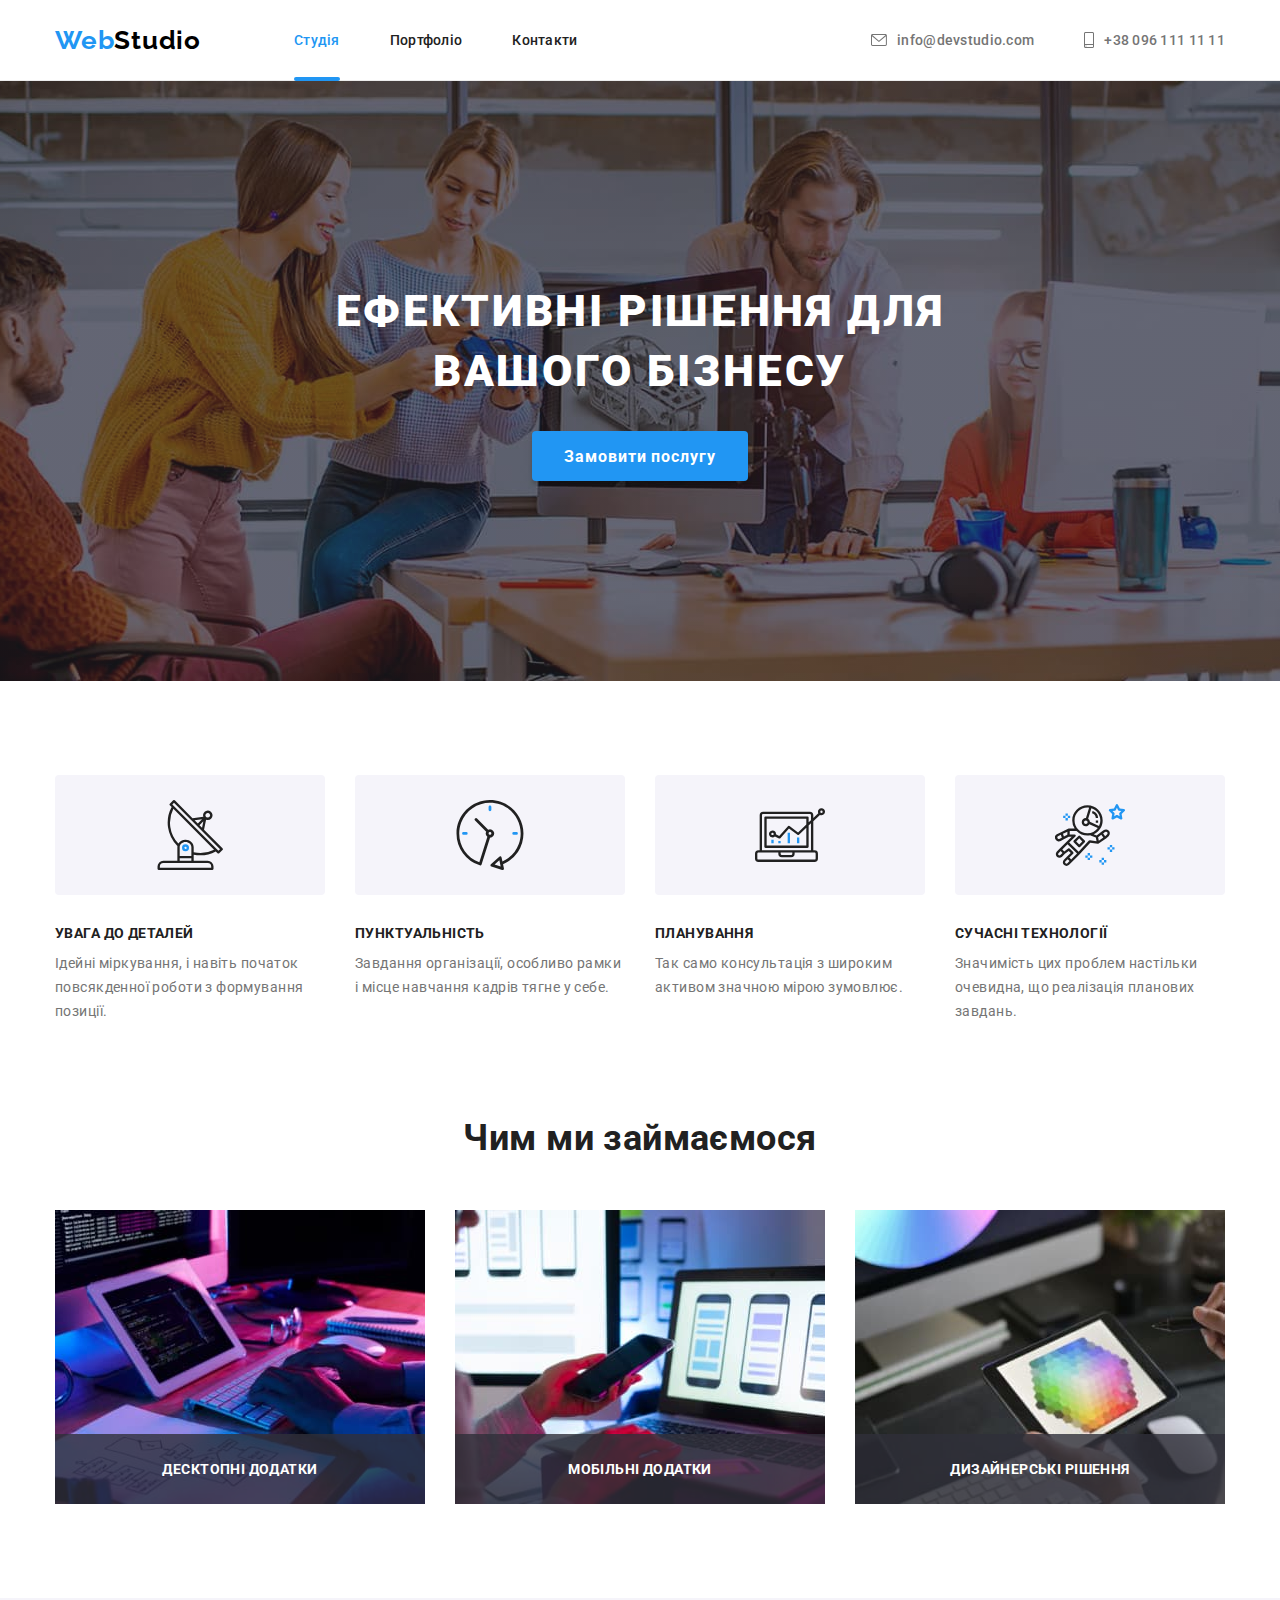
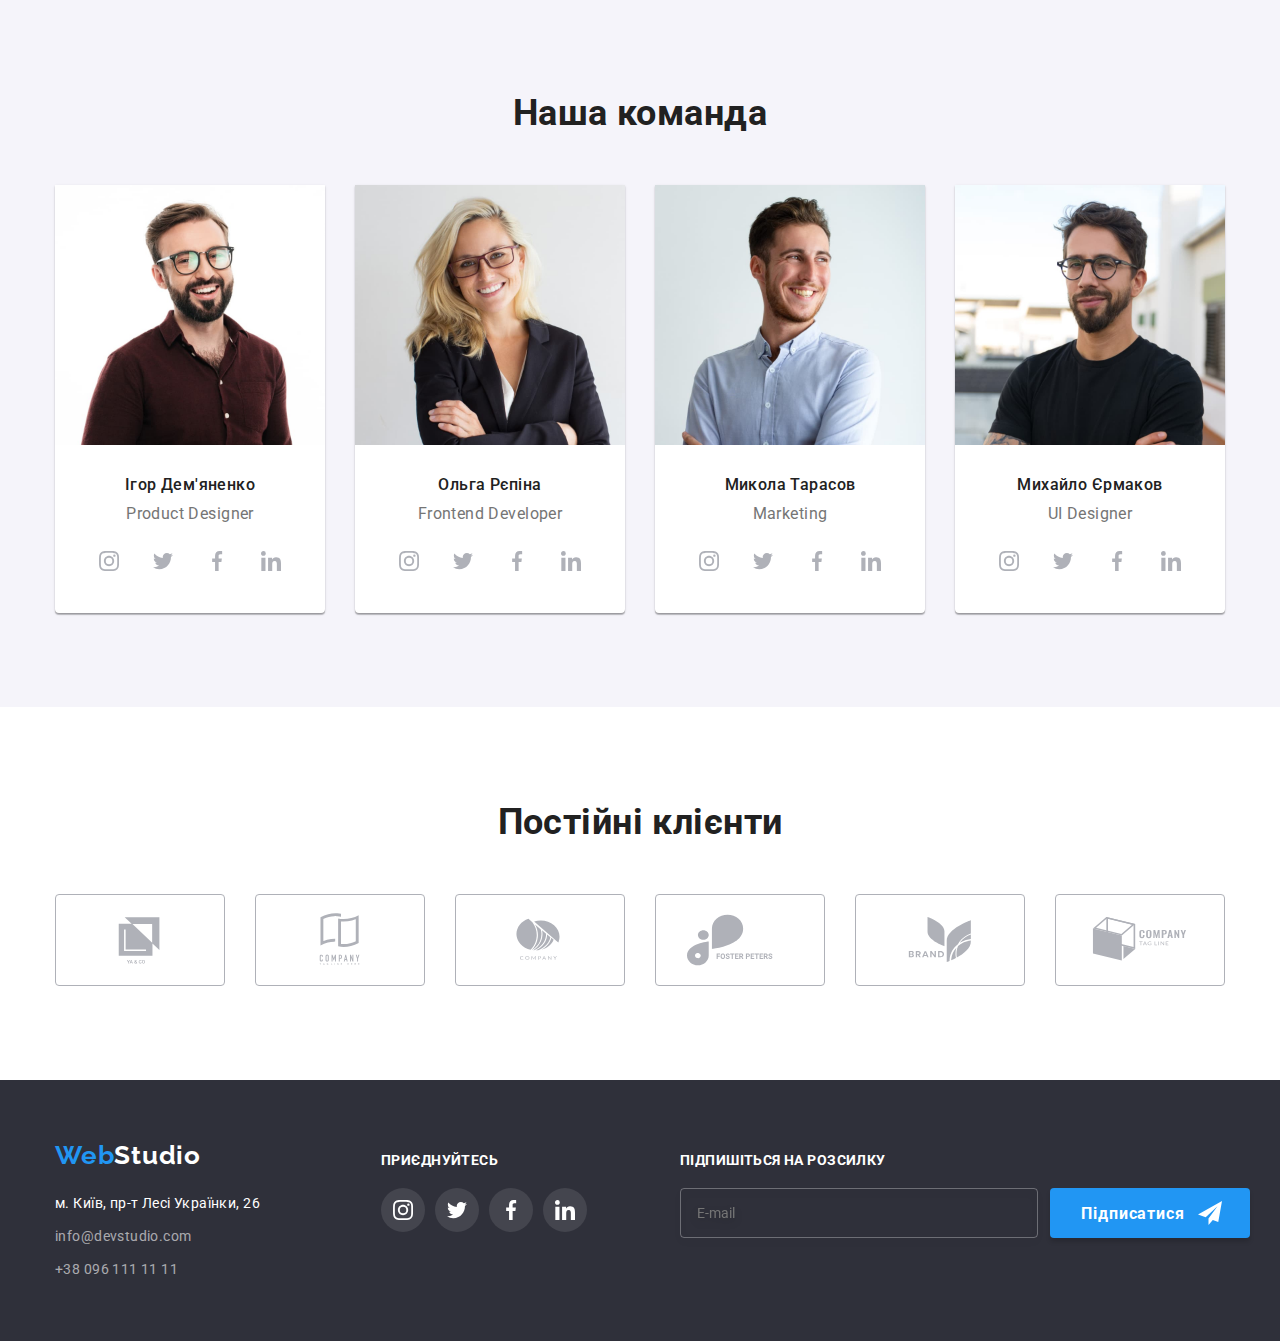
<file: index.html>
<!DOCTYPE html>
<html lang="uk">
	<head>
		<meta charset="UTF-8" />
		<meta http-equiv="X-UA-Compatible" content="IE=edge" />
		<meta name="viewport" content="width=device-width, initial-scale=1.0" />
		<title>WebStudio</title>
		<link rel="preconnect" href="https://fonts.googleapis.com" />
		<link rel="preconnect" href="https://fonts.gstatic.com" crossorigin />
		<link
			href="https://fonts.googleapis.com/css2?family=Raleway:wght@700&family=Roboto:wght@400;500;700;900&display=swap"
			rel="stylesheet"
		/>
		<link rel="stylesheet" href="https://cdn.jsdelivr.net/npm/modern-normalize@1.1.0/modern-normalize.min.css" />
		<link rel="stylesheet" href="./css/main.min.css" />
	</head>

	<body>
		<!-- Section Page-header -->
		<header class="page-header">
			<div class="container header-flex">
				<nav class="main-nav">
					<!-- prettier-ignore -->
					<a href="./index.html" class="logo"><span class="logo-web">Web</span>Studio
				</a>
					<ul class="main-nav__list list">
						<li class="main-nav__item">
							<a href="./index.html" class="main-nav__link--current link">Студія</a>
						</li>
						<li class="main-nav__item">
							<a href="./portfolio.html" class="main-nav__link link">Портфоліо</a>
						</li>
						<li class="main-nav__item"><a href="" class="main-nav__link link">Контакти</a></li>
					</ul>
				</nav>
				<div class="header__contacts">
					<a href="mailto:info@devstudio.com" class="header__contact link">
						<svg width="16" height="12" class="header__icon">
							<use href="./images/icons.svg#envelope"></use>
						</svg>
						info@devstudio.com
					</a>
					<a href="tel:380961111111" class="header__contact link">
						<svg width="10" height="16" class="header__icon">
							<use href="./images/icons.svg#smartphone"></use>
						</svg>
						+38 096 111 11 11
					</a>
				</div>
			</div>
		</header>
		<main>
			<!-- Section Hero -->
			<section class="hero">
				<div class="container">
					<h1 class="header">
						Ефективні рішення для
						<br />
						вашого бізнесу
					</h1>
					<button type="button" class="button hero__btn" data-modal-open>Замовити послугу</button>
				</div>
			</section>
			<!-- Section features -->
			<section class="features">
				<div class="container">
					<h2 class="visually-hidden">Особливості</h2>
					<ul class="list features__list">
						<li class="features__card">
							<div class="features__logo">
								<svg width="70" height="70">
									<use href="./images/icons.svg#antenna"></use>
								</svg>
							</div>
							<h3 class="features__subheader">Увага до деталей</h3>
							<p class="features__text">
								Ідейні міркування, і навіть початок повсякденної роботи з формування позиції.
							</p>
						</li>
						<li class="features__card">
							<div class="features__logo">
								<svg width="70" height="70">
									<use href="./images/icons.svg#clock"></use>
								</svg>
							</div>
							<h3 class="features__subheader">Пунктуальність</h3>
							<p class="features__text">Завдання організації, особливо рамки і місце навчання кадрів тягне у себе.</p>
						</li>
						<li class="features__card">
							<div class="features__logo">
								<svg width="70" height="70">
									<use href="./images/icons.svg#diagram"></use>
								</svg>
							</div>
							<h3 class="features__subheader">Планування</h3>
							<p class="features__text">Так само консультація з широким активом значною мірою зумовлює.</p>
						</li>
						<li class="features__card">
							<div class="features__logo">
								<svg width="70" height="70">
									<use href="./images/icons.svg#astronaut"></use>
								</svg>
							</div>
							<h3 class="features__subheader">Сучасні технології</h3>
							<p class="features__text">Значимість цих проблем настільки очевидна, що реалізація планових завдань.</p>
						</li>
					</ul>
				</div>
			</section>

			<!-- Section Works -->
			<section class="works">
				<div class="container">
					<h2 class="section__header">Чим ми займаємося</h2>
					<ul class="list works__list">
						<li class="works__item">
							<img src="./images/img-1.jpg" alt="Планування" width="370" />
							<div class="works__overlay">
								<p class="works__text">Десктопні додатки</p>
							</div>
						</li>
						<li class="works__item">
							<img src="./images/img-2.jpg" alt="Розробка" width="370" />
							<div class="works__overlay">
								<p class="works__text">Мобільні додатки</p>
							</div>
						</li>
						<li class="works__item">
							<img src="./images/img-3.jpg" alt="Дизайн" width="370" />
							<div class="works__overlay">
								<p class="works__text">Дизайнерські рішення</p>
							</div>
						</li>
					</ul>
				</div>
			</section>
			<!-- Section Team -->
			<section class="team">
				<div class="container">
					<h2 class="section__header">Наша команда</h2>
					<ul class="list team__list">
						<li class="team__card">
							<img src="./images/team-1.jpg" alt="Ігор Дем'яненко" width="270" />
							<div class="team__about">
								<h3 class="team__member">Ігор Дем'яненко</h3>
								<p class="team__job">Product Designer</p>
								<ul class="list social">
									<li>
										<a
											class="social__link link"
											href="https://www.instagram.com/"
											aria-label="Іконка Instagram"
											target="_blank"
											rel="noopener noreferrer nofollow"
										>
											<svg class="social__icon" width="20" height="20">
												<use href="./images/icons.svg#instagram"></use>
											</svg>
										</a>
									</li>
									<li>
										<a
											class="social__link link"
											href="https://twitter.com/"
											aria-label="Іконка Twitter"
											target="_blank"
											rel="noopener noreferrer nofollow"
										>
											<svg class="social__icon" width="20" height="20">
												<use href="./images/icons.svg#twitter"></use>
											</svg>
										</a>
									</li>
									<li>
										<a
											class="social__link link"
											href="https://www.facebook.com/"
											aria-label="Іконка Facebook"
											target="_blank"
											rel="noopener noreferrer nofollow"
										>
											<svg class="social__icon" width="20" height="20">
												<use href="./images/icons.svg#facebook"></use>
											</svg>
										</a>
									</li>
									<li>
										<a
											class="social__link link"
											href="https://ua.linkedin.com/"
											aria-label="Іконка Linkedin"
											target="_blank"
											rel="noopener noreferrer nofollow"
										>
											<svg class="social__icon" width="20" height="20">
												<use href="./images/icons.svg#linkedin"></use>
											</svg>
										</a>
									</li>
								</ul>
							</div>
						</li>
						<li class="team__card">
							<img src="./images/team-2.jpg" alt="Ольга Рєпіна" width="270" />
							<div class="team__about">
								<h3 class="team__member">Ольга Рєпіна</h3>
								<p class="team__job">Frontend Developer</p>
								<ul class="list social">
									<li>
										<a
											class="social__link link"
											href="https://www.instagram.com/"
											aria-label="Іконка Instagram"
											target="_blank"
											rel="noopener noreferrer nofollow"
										>
											<svg class="social__icon" width="20" height="20">
												<use href="./images/icons.svg#instagram"></use>
											</svg>
										</a>
									</li>
									<li>
										<a
											class="social__link link"
											href="https://twitter.com/"
											aria-label="Іконка Twitter"
											target="_blank"
											rel="noopener noreferrer nofollow"
										>
											<svg class="social__icon" width="20" height="20">
												<use href="./images/icons.svg#twitter"></use>
											</svg>
										</a>
									</li>
									<li>
										<a
											class="social__link link"
											href="https://www.facebook.com/"
											aria-label="Іконка Facebook"
											target="_blank"
											rel="noopener noreferrer nofollow"
										>
											<svg class="social__icon" width="20" height="20">
												<use href="./images/icons.svg#facebook"></use>
											</svg>
										</a>
									</li>
									<li>
										<a
											class="social__link link"
											href="https://ua.linkedin.com/"
											aria-label="Іконка Linkedin"
											target="_blank"
											rel="noopener noreferrer nofollow"
										>
											<svg class="social__icon" width="20" height="20">
												<use href="./images/icons.svg#linkedin"></use>
											</svg>
										</a>
									</li>
								</ul>
							</div>
						</li>
						<li class="team__card">
							<img src="./images/team-3.jpg" alt="Микола Тарасов" width="270" />
							<div class="team__about">
								<h3 class="team__member">Микола Тарасов</h3>
								<p class="team__job">Marketing</p>
								<ul class="list social">
									<li>
										<a
											class="social__link link"
											href="https://www.instagram.com/"
											aria-label="Іконка Instagram"
											target="_blank"
											rel="noopener noreferrer nofollow"
										>
											<svg class="social__icon" width="20" height="20">
												<use href="./images/icons.svg#instagram"></use>
											</svg>
										</a>
									</li>
									<li>
										<a
											class="social__link link"
											href="https://twitter.com/"
											aria-label="Іконка Twitter"
											target="_blank"
											rel="noopener noreferrer nofollow"
										>
											<svg class="social__icon" width="20" height="20">
												<use href="./images/icons.svg#twitter"></use>
											</svg>
										</a>
									</li>
									<li>
										<a
											class="social__link link"
											href="https://www.facebook.com/"
											aria-label="Іконка Facebook"
											target="_blank"
											rel="noopener noreferrer nofollow"
										>
											<svg class="social__icon" width="20" height="20">
												<use href="./images/icons.svg#facebook"></use>
											</svg>
										</a>
									</li>
									<li>
										<a
											class="social__link link"
											href="https://ua.linkedin.com/"
											aria-label="Іконка Linkedin"
											target="_blank"
											rel="noopener noreferrer nofollow"
										>
											<svg class="social__icon" width="20" height="20">
												<use href="./images/icons.svg#linkedin"></use>
											</svg>
										</a>
									</li>
								</ul>
							</div>
						</li>
						<li class="team__card">
							<img src="./images/team-4.jpg" alt="Михайло Єрмаков" width="270" />
							<div class="team__about">
								<h3 class="team__member">Михайло Єрмаков</h3>
								<p class="team__job">UI Designer</p>
								<ul class="list social">
									<li>
										<a
											class="social__link link"
											href="https://www.instagram.com/"
											aria-label="Іконка Instagram"
											target="_blank"
											rel="noopener noreferrer nofollow"
										>
											<svg class="social__icon" width="20" height="20">
												<use href="./images/icons.svg#instagram"></use>
											</svg>
										</a>
									</li>
									<li>
										<a
											class="social__link link"
											href="https://twitter.com/"
											aria-label="Іконка Twitter"
											target="_blank"
											rel="noopener noreferrer nofollow"
										>
											<svg class="social__icon" width="20" height="20">
												<use href="./images/icons.svg#twitter"></use>
											</svg>
										</a>
									</li>
									<li>
										<a
											class="social__link link"
											href="https://www.facebook.com/"
											aria-label="Іконка Facebook"
											target="_blank"
											rel="noopener noreferrer nofollow"
										>
											<svg class="social__icon" width="20" height="20">
												<use href="./images/icons.svg#facebook"></use>
											</svg>
										</a>
									</li>
									<li>
										<a
											class="social__link link"
											href="https://ua.linkedin.com/"
											aria-label="Іконка Linkedin"
											target="_blank"
											rel="noopener noreferrer nofollow"
										>
											<svg class="social__icon" width="20" height="20">
												<use href="./images/icons.svg#linkedin"></use>
											</svg>
										</a>
									</li>
								</ul>
							</div>
						</li>
					</ul>
				</div>
			</section>
			<!-- Section Clients -->
			<section class="clients">
				<div class="container">
					<h2 class="section__header">Постійні клієнти</h2>
					<ul class="list clients-list">
						<li class="client">
							<a class="link client-link" href="">
								<svg class="client-logo" width="106" height="60">
									<use href="./images/icons.svg#client-1"></use>
								</svg>
							</a>
						</li>
						<li class="client">
							<a class="link client-link" href="">
								<svg class="client-logo" width="106" height="60">
									<use href="./images/icons.svg#client-2"></use>
								</svg>
							</a>
						</li>
						<li class="client">
							<a class="link client-link" href="">
								<svg class="client-logo" width="106" height="60">
									<use href="./images/icons.svg#client-3"></use>
								</svg>
							</a>
						</li>
						<li class="client">
							<a class="link client-link" href="">
								<svg class="client-logo" width="106" height="60">
									<use href="./images/icons.svg#client-4"></use>
								</svg>
							</a>
						</li>
						<li class="client">
							<a class="link client-link" href="">
								<svg class="client-logo" width="106" height="60">
									<use href="./images/icons.svg#client-5"></use>
								</svg>
							</a>
						</li>
						<li class="client">
							<a class="link client-link" href="">
								<svg class="client-logo" width="106" height="60">
									<use href="./images/icons.svg#client-6"></use>
								</svg>
							</a>
						</li>
					</ul>
				</div>
			</section>
		</main>
		<!-- Section footer -->
		<footer class="site-footer">
			<div class="container site-footer__container">
				<div class="container-adress">
					<!-- prettier-ignore -->
					<a href="./index.html" class="logo site-footer-logo"><span class="logo-web">Web</span>Studio</a>
					<address class="address">
						<a
							href="https://goo.gl/maps/S7qXXixfhNyc4wEfA"
							class="site-footer__link site-footer__address"
							target="_blank"
							rel="noopener noreferrer nofollow"
						>
							м. Київ, пр-т Лесі Українки, 26
						</a>
						<a href="mailto:info@devstudio.com" class="site-footer__contact link">info@devstudio.com</a>
						<a href="tel:380961111111" class="site-footer__contact link">+38 096 111 11 11</a>
					</address>
				</div>
				<div class="socials">
					<h2 class="socials__title">Приєднуйтесь</h2>
					<ul class="list socials__list">
						<li>
							<a
								class="socials__link link"
								href="https://www.instagram.com/"
								aria-label="Іконка Instagram"
								target="_blank"
								rel="noopener noreferrer nofollow"
							>
								<svg class="socials__icon" width="20" height="20">
									<use href="./images/icons.svg#instagram"></use>
								</svg>
							</a>
						</li>
						<li>
							<a
								class="socials__link link"
								href="https://twitter.com/"
								aria-label="Іконка Twitter"
								target="_blank"
								rel="noopener noreferrer nofollow"
							>
								<svg class="socials__icon" width="20" height="20">
									<use href="./images/icons.svg#twitter"></use>
								</svg>
							</a>
						</li>
						<li>
							<a
								class="socials__link link"
								href="https://www.facebook.com/"
								aria-label="Іконка Facebook"
								target="_blank"
								rel="noopener noreferrer nofollow"
							>
								<svg class="socials__icon" width="20" height="20">
									<use href="./images/icons.svg#facebook"></use>
								</svg>
							</a>
						</li>
						<li>
							<a
								class="socials__link link"
								href="https://ua.linkedin.com/"
								aria-label="Іконка Linkedin"
								target="_blank"
								rel="noopener noreferrer nofollow"
							>
								<svg class="socials__icon" width="20" height="20">
									<use href="./images/icons.svg#linkedin"></use>
								</svg>
							</a>
						</li>
					</ul>
				</div>
				<div class="container-subscribe">
					<h2 class="subscribe-title">Підпишіться на розсилку</h2>
					<form name="form_subscribe" class="form-subscribe">
						<label class="subscribe-label" for="email"></label>
						<input type="email" class="subscribe-field" name="email" id="email" placeholder="E-mail" required />
						<button type="submit" class="button subscribe-btn">Підписатися</button>
						<svg class="send-icon" width="24" height="24">
							<use href="./images/icons.svg#send"></use>
						</svg>
					</form>
				</div>
			</div>
		</footer>

		<!-- Modal window -->
		<div class="backdrop is-hidden" data-modal>
			<div class="modal">
				<button class="modal-btn" data-modal-close>
					<svg class="modal-icon" width="11" height="11">
						<use href="./images/icons.svg#icon-close"></use>
					</svg>
				</button>
				<p class="modal-title">Залиште свої дані, ми вам передзвонимо</p>
				<form name="modal_form" class="modal-form">
					<div class="modal-form-group" role="group">
						<label class="modal-form-label" for="user_name">Ім'я</label>
						<div class="modal-form-wrapper">
							<input type="text" class="modal-form-field" name="user_name" id="user_name" required />
							<svg class="modal-form-icon" width="18" height="18">
								<use href="./images/icons.svg#person"></use>
							</svg>
						</div>
						<label class="modal-form-label" for="user_tel">Телефон</label>
						<div class="modal-form-wrapper">
							<input type="tel" class="modal-form-field" name="user_tel" id="user_tel" required />
							<svg class="modal-form-icon" width="18" height="18">
								<use href="./images/icons.svg#phone"></use>
							</svg>
						</div>
						<label class="modal-form-label" for="user_email">Пошта</label>
						<div class="modal-form-wrapper">
							<input type="email" class="modal-form-field" name="user_email" id="user_email" required />
							<svg class="modal-form-icon" width="18" height="18">
								<use href="./images/icons.svg#email"></use>
							</svg>
						</div>
						<label class="modal-form-label" for="user_message">Коментар</label>
						<textarea
							class="modal-form-message"
							name="user_message"
							id="user_message"
							placeholder="Введіть текст"
							rows="6"
						></textarea>
					</div>
					<div class="modal-form-agree" role="group">
						<label class="agree-label">
							<input class="modal-form-checkbox visually-hidden" type="checkbox" required />
							<svg class="modal-form-agree-icon" width="16" height="15">
								<use class="uncheck" href="./images/icons.svg#uncheck"></use>
								<use class="check" href="./images/icons.svg#check"></use>
							</svg>
							Погоджуюся з розсилкою та приймаю
							<a href="" class="agree-link">Умови договору</a>
						</label>
					</div>
					<button class="button modal-form-btn" type="submit">Відправити</button>
				</form>
			</div>
		</div>

		<script src="./js/modal.js"></script>
	</body>
</html>
</file>
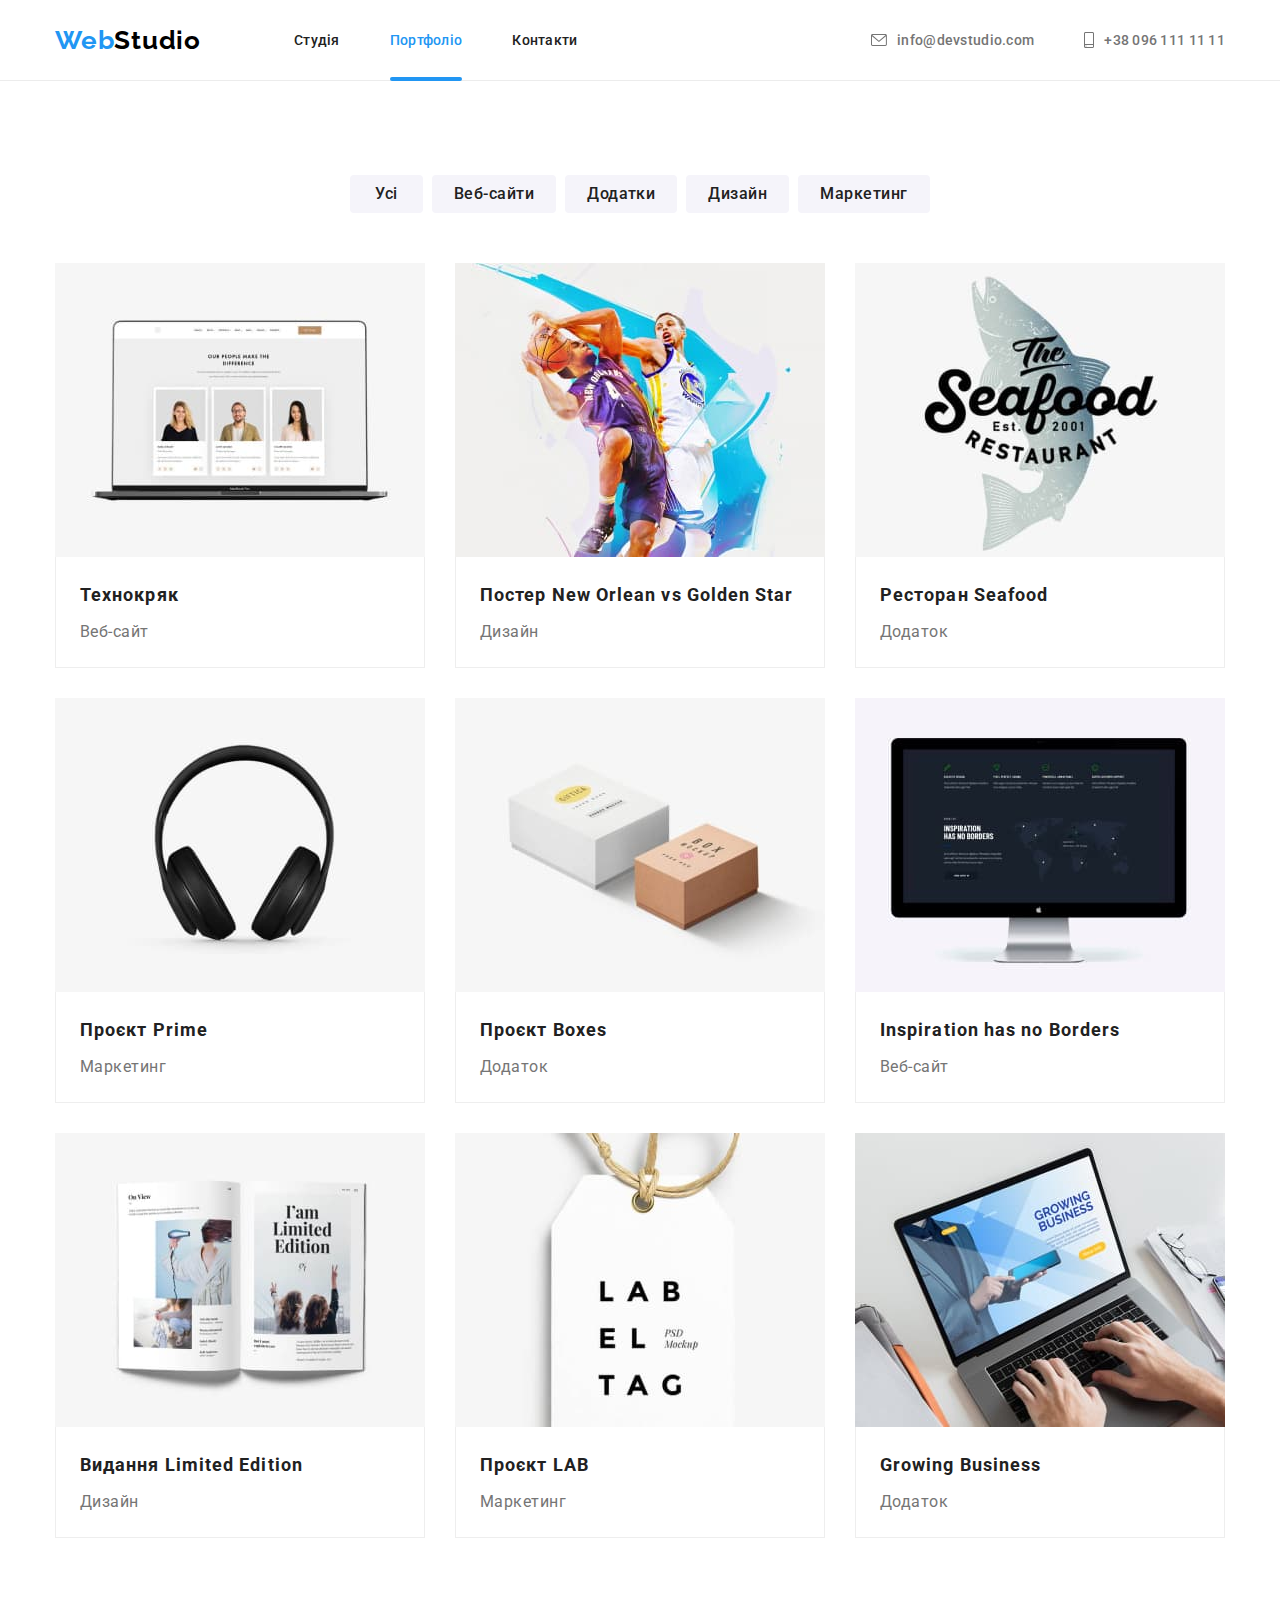
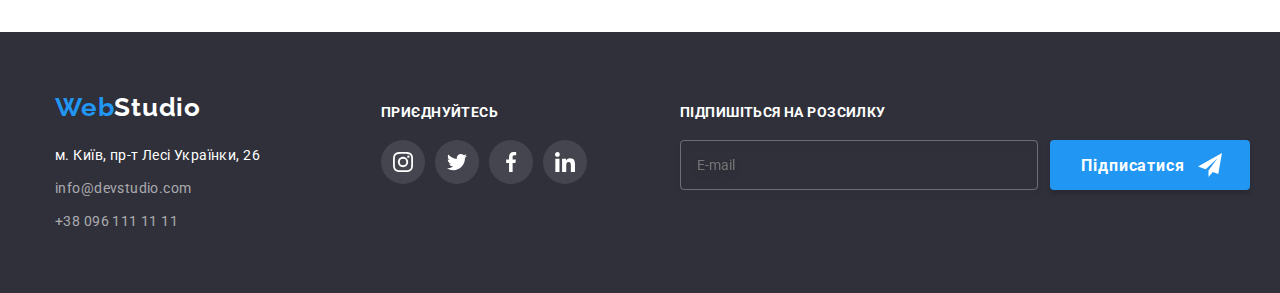
<file: portfolio.html>
<!DOCTYPE html>
<html lang="uk">
	<head>
		<meta charset="UTF-8" />
		<meta http-equiv="X-UA-Compatible" content="IE=edge" />
		<meta name="viewport" content="width=device-width, initial-scale=1.0" />
		<title>WebStudio</title>
		<link rel="preconnect" href="https://fonts.googleapis.com" />
		<link rel="preconnect" href="https://fonts.gstatic.com" crossorigin />
		<link
			href="https://fonts.googleapis.com/css2?family=Raleway:wght@700&family=Roboto:wght@400;500;700;900&display=swap"
			rel="stylesheet"
		/>
		<link rel="stylesheet" href="https://cdn.jsdelivr.net/npm/modern-normalize@1.1.0/modern-normalize.min.css" />
		<link rel="stylesheet" href="./css/main.min.css" />
	</head>
	<body>
		<header class="page-header">
			<div class="container header-flex">
				<nav class="main-nav">
					<!-- prettier-ignore -->
					<a href="./index.html" class="logo"><span class="logo-web">Web</span>Studio
				</a>
					<ul class="main-nav__list list">
						<li class="main-nav__item">
							<a href="./index.html" class="main-nav__link link">Студія</a>
						</li>
						<li class="main-nav__item">
							<a href="./portfolio.html" class="main-nav__link--current link">Портфоліо</a>
						</li>
						<li class="main-nav__item"><a href="" class="main-nav__link link">Контакти</a></li>
					</ul>
				</nav>
				<div class="header__contacts">
					<a href="mailto:info@devstudio.com" class="header__contact link">
						<svg width="16" height="12" class="header__icon">
							<use href="./images/icons.svg#envelope"></use>
						</svg>
						info@devstudio.com
					</a>
					<a href="tel:380961111111" class="header__contact link">
						<svg width="10" height="16" class="header__icon">
							<use href="./images/icons.svg#smartphone"></use>
						</svg>
						+38 096 111 11 11
					</a>
				</div>
			</div>
		</header>
		<main>
			<section class="portfolio">
				<div class="container">
					<h1 class="visually-hidden portfolio">Портфоліо</h1>
					<ul class="list btn-group">
						<li><button type="button" class="btn btn-first">Усі</button></li>
						<li><button type="button" class="btn">Веб-сайти</button></li>
						<li><button type="button" class="btn">Додатки</button></li>
						<li><button type="button" class="btn">Дизайн</button></li>
						<li><button type="button" class="btn">Маркетинг</button></li>
					</ul>
					<ul class="list cards">
						<li class="card">
							<a href="" class="link">
								<div class="card-thumb">
									<img src="./images/portfolio-1.jpg" alt="Технокряк" height="294" width="370" />
									<div class="card-overlay">
										<p class="card-overlay-text">
											Ресурс пропонує комплексні пропозиції з різним рівнем функціоналу та сервісів. Все це дозволить
											відвідувачу отримати вичерпні відомості про компанію чи приватну особу.
										</p>
									</div>
								</div>
								<div class="text">
									<h2 class="card-header">Технокряк</h2>
									<p class="discription">Веб-сайт</p>
								</div>
							</a>
						</li>
						<li class="card">
							<a href="" class="link">
								<div class="card-thumb">
									<img src="./images/portfolio-2.jpg" alt="Постер" height="294" width="370" />
									<div class="card-overlay">
										<p class="card-overlay-text">
											Ресурс пропонує комплексні пропозиції з різним рівнем функціоналу та сервісів. Все це дозволить
											відвідувачу отримати вичерпні відомості про компанію чи приватну особу.
										</p>
									</div>
								</div>
								<div class="text">
									<h2 class="card-header">Постер New Orlean vs Golden Star</h2>
									<p class="discription">Дизайн</p>
								</div>
							</a>
						</li>
						<li class="card">
							<a href="" class="link">
								<div class="card-thumb">
									<img src="./images/portfolio-3.jpg" alt="Ресторан" height="294" width="370" />
									<div class="card-overlay">
										<p class="card-overlay-text">
											Ресурс пропонує комплексні пропозиції з різним рівнем функціоналу та сервісів. Все це дозволить
											відвідувачу отримати вичерпні відомості про компанію чи приватну особу.
										</p>
									</div>
								</div>
								<div class="text">
									<h2 class="card-header">Ресторан Seafood</h2>
									<p class="discription">Додаток</p>
								</div>
							</a>
						</li>
						<li class="card">
							<a href="" class="link">
								<div class="card-thumb">
									<img src="./images/portfolio-4.jpg" alt="Навушники" height="294" width="370" />
									<div class="card-overlay">
										<p class="card-overlay-text">
											Ресурс пропонує комплексні пропозиції з різним рівнем функціоналу та сервісів. Все це дозволить
											відвідувачу отримати вичерпні відомості про компанію чи приватну особу.
										</p>
									</div>
								</div>
								<div class="text">
									<h2 class="card-header">Проєкт Prime</h2>
									<p class="discription">Маркетинг</p>
								</div>
							</a>
						</li>
						<li class="card">
							<a href="" class="link">
								<div class="card-thumb">
									<img src="./images/portfolio-5.jpg" alt="Коробки" height="294" width="370" />
									<div class="card-overlay">
										<p class="card-overlay-text">
											Ресурс пропонує комплексні пропозиції з різним рівнем функціоналу та сервісів. Все це дозволить
											відвідувачу отримати вичерпні відомості про компанію чи приватну особу.
										</p>
									</div>
								</div>
								<div class="text">
									<h2 class="card-header">Проєкт Boxes</h2>
									<p class="discription">Додаток</p>
								</div>
							</a>
						</li>
						<li class="card">
							<a href="" class="link">
								<div class="card-thumb">
									<img src="./images/portfolio-6.jpg" alt="Веб-сайт" height="294" width="370" />
									<div class="card-overlay">
										<p class="card-overlay-text">
											Ресурс пропонує комплексні пропозиції з різним рівнем функціоналу та сервісів. Все це дозволить
											відвідувачу отримати вичерпні відомості про компанію чи приватну особу.
										</p>
									</div>
								</div>
								<div class="text">
									<h2 class="card-header">Inspiration has no Borders</h2>
									<p class="discription">Веб-сайт</p>
								</div>
							</a>
						</li>
						<li class="card">
							<a href="" class="link">
								<div class="card-thumb">
									<img src="./images/portfolio-7.jpg" alt="Книга" height="294" width="370" />
									<div class="card-overlay">
										<p class="card-overlay-text">
											Ресурс пропонує комплексні пропозиції з різним рівнем функціоналу та сервісів. Все це дозволить
											відвідувачу отримати вичерпні відомості про компанію чи приватну особу.
										</p>
									</div>
								</div>
								<div class="text">
									<h2 class="card-header">Видання Limited Edition</h2>
									<p class="discription">Дизайн</p>
								</div>
							</a>
						</li>
						<li class="card">
							<a href="" class="link">
								<div class="card-thumb">
									<img src="./images/portfolio-8.jpg" alt="Ярлик" height="294" width="370" />
									<div class="card-overlay">
										<p class="card-overlay-text">
											Ресурс пропонує комплексні пропозиції з різним рівнем функціоналу та сервісів. Все це дозволить
											відвідувачу отримати вичерпні відомості про компанію чи приватну особу.
										</p>
									</div>
								</div>
								<div class="text">
									<h2 class="card-header">Проєкт LAB</h2>
									<p class="discription">Маркетинг</p>
								</div>
							</a>
						</li>
						<li class="card">
							<a href="" class="link">
								<div class="card-thumb">
									<img src="./images/portfolio-9.jpg" alt="Ноутбук" height="294" width="370" />
									<div class="card-overlay">
										<p class="card-overlay-text">
											Ресурс пропонує комплексні пропозиції з різним рівнем функціоналу та сервісів. Все це дозволить
											відвідувачу отримати вичерпні відомості про компанію чи приватну особу.
										</p>
									</div>
								</div>
								<div class="text">
									<h2 class="card-header">Growing Business</h2>
									<p class="discription">Додаток</p>
								</div>
							</a>
						</li>
					</ul>
				</div>
			</section>
		</main>
		<footer class="site-footer">
			<div class="container site-footer__container">
				<div class="container-adress">
					<!-- prettier-ignore -->
					<a href="./index.html" class="logo site-footer-logo"><span class="logo-web">Web</span>Studio</a>
					<address class="address">
						<a
							href="https://goo.gl/maps/S7qXXixfhNyc4wEfA"
							class="site-footer__link site-footer__address"
							target="_blank"
							rel="noopener noreferrer nofollow"
						>
							м. Київ, пр-т Лесі Українки, 26
						</a>
						<a href="mailto:info@devstudio.com" class="site-footer__contact link">info@devstudio.com</a>
						<a href="tel:380961111111" class="site-footer__contact link">+38 096 111 11 11</a>
					</address>
				</div>
				<div class="socials">
					<h2 class="socials__title">Приєднуйтесь</h2>
					<ul class="list socials__list">
						<li>
							<a
								class="socials__link link"
								href="https://www.instagram.com/"
								aria-label="Іконка Instagram"
								target="_blank"
								rel="noopener noreferrer nofollow"
							>
								<svg class="socials__icon" width="20" height="20">
									<use href="./images/icons.svg#instagram"></use>
								</svg>
							</a>
						</li>
						<li>
							<a
								class="socials__link link"
								href="https://twitter.com/"
								aria-label="Іконка Twitter"
								target="_blank"
								rel="noopener noreferrer nofollow"
							>
								<svg class="socials__icon" width="20" height="20">
									<use href="./images/icons.svg#twitter"></use>
								</svg>
							</a>
						</li>
						<li>
							<a
								class="socials__link link"
								href="https://www.facebook.com/"
								aria-label="Іконка Facebook"
								target="_blank"
								rel="noopener noreferrer nofollow"
							>
								<svg class="socials__icon" width="20" height="20">
									<use href="./images/icons.svg#facebook"></use>
								</svg>
							</a>
						</li>
						<li>
							<a
								class="socials__link link"
								href="https://ua.linkedin.com/"
								aria-label="Іконка Linkedin"
								target="_blank"
								rel="noopener noreferrer nofollow"
							>
								<svg class="socials__icon" width="20" height="20">
									<use href="./images/icons.svg#linkedin"></use>
								</svg>
							</a>
						</li>
					</ul>
				</div>
				<div class="container-subscribe">
					<h2 class="subscribe-title">Підпишіться на розсилку</h2>
					<form name="form_subscribe" class="form-subscribe">
						<label class="subscribe-label" for="email"></label>
						<input type="email" class="subscribe-field" name="email" id="email" placeholder="E-mail" required />
						<button type="submit" class="button subscribe-btn">Підписатися</button>
						<svg class="send-icon" width="24" height="24">
							<use href="./images/icons.svg#send"></use>
						</svg>
					</form>
				</div>
			</div>
		</footer>
	</body>
</html>
</file>
<file: css/main.min.css>
:root{--accent-color: #2196f3;--active-button: #188ce8;--header-color: #212121;--main-text-color: #757575;--main-background: #ffffff;--secondary-backgound: #2f303a;--team-background: #f5f4fa;--animation-type: 250ms cubic-bezier(0.4, 0, 0.2, 1)}.visually-hidden{position:absolute;white-space:nowrap;width:1px;height:1px;overflow:hidden;border:0;padding:0;clip:rect(0 0 0 0);-webkit-clip-path:inset(50%);clip-path:inset(50%);margin:-1px}.portfolio,.clients,.team,.works,.features,.hero{padding-top:94px;padding-bottom:94px}body{font-family:"Roboto",sans-serif;font-size:14px;letter-spacing:.03em;color:var(--main-text-color);background-color:var(--main-background)}h1,h2,h3,h4,h5,h6,p{margin:0}.list{list-style:none;margin:0;padding:0}img{display:block;max-width:100%;height:auto}.link{text-decoration:none}.cards{display:-webkit-box;display:-ms-flexbox;display:flex;-ms-flex-wrap:wrap;flex-wrap:wrap;-webkit-box-pack:center;-ms-flex-pack:center;justify-content:center}.container{width:1200px;padding-left:15px;padding-right:15px;margin-top:0;margin-bottom:0;margin-left:auto;margin-right:auto}.section__header{font-size:36px;line-height:1.1944444444;text-align:center;color:var(--header-color);margin-bottom:50px}.button{font-family:inherit;font-weight:700;font-size:16px;line-height:1.875;-webkit-box-align:center;-ms-flex-align:center;align-items:center;text-align:center;letter-spacing:.06em;color:var(--main-background);background-color:var(--accent-color);-webkit-box-shadow:0px 4px 4px rgba(0,0,0,.15);box-shadow:0px 4px 4px rgba(0,0,0,.15);border:1px solid rgba(0,0,0,0);border-radius:4px;cursor:pointer;-webkit-transition:background-color var(--animation-type);transition:background-color var(--animation-type)}.button:hover,.button:focus{background:var(--active-button)}.logo{font-family:"Raleway",sans-serif;font-style:normal;font-weight:700;font-size:26px;text-decoration:none;line-height:1.1923076923;letter-spacing:.03em;color:#000}.logo-web{color:var(--accent-color)}.page-header{border-bottom:1px solid #ececec}.header-flex{display:-webkit-box;display:-ms-flexbox;display:flex;-webkit-box-align:center;-ms-flex-align:center;align-items:center}.header__contacts{display:-webkit-box;display:-ms-flexbox;display:flex;margin-left:auto}.header__contact{display:-webkit-box;display:-ms-flexbox;display:flex;-webkit-box-align:center;-ms-flex-align:center;align-items:center;-webkit-box-pack:center;-ms-flex-pack:center;justify-content:center;gap:10px;padding-top:32px;padding-bottom:32px;color:var(--main-text-color);font-weight:500;line-height:1.1428571429;letter-spacing:.02em;-webkit-transition:color var(--animation-type);transition:color var(--animation-type)}.header__contact:hover,.header__contact:focus{color:var(--accent-color)}.header__contacts .header__contact+.header__contact{margin-left:50px}.header__icon{fill:currentColor}.main-nav{display:-webkit-box;display:-ms-flexbox;display:flex;-webkit-box-align:center;-ms-flex-align:center;align-items:center}.main-nav__list{display:-webkit-box;display:-ms-flexbox;display:flex;margin-left:93px;margin-right:auto}.main-nav__item:not(:last-child){margin-right:50px}.main-nav__link,.main-nav__link--current{display:block;color:var(--header-color);font-weight:500;line-height:1.1428571429;letter-spacing:.02em;padding-top:32px;padding-bottom:32px;-webkit-transition-property:color;transition-property:color;-webkit-transition-duration:250ms;transition-duration:250ms;-webkit-transition-timing-function:cubic-bezier(0.4, 0, 0.2, 1);transition-timing-function:cubic-bezier(0.4, 0, 0.2, 1)}.main-nav__link:hover,.main-nav__link--current:hover,.main-nav__link:focus,.main-nav__link--current:focus{color:var(--accent-color)}.main-nav__link--current{color:var(--accent-color);position:relative}.main-nav__link--current::after{content:"";display:block;position:absolute;bottom:-1px;left:0;width:100%;height:4px;border-radius:2px;background-color:var(--accent-color)}.hero{background-color:var(--secondary-backgound);background-image:-webkit-gradient(linear, left bottom, left top, from(rgba(47, 48, 58, 0.4)), to(rgba(47, 48, 58, 0.4))),url(../images/hero.jpg);background-image:linear-gradient(to top, rgba(47, 48, 58, 0.4), rgba(47, 48, 58, 0.4)),url(../images/hero.jpg);background-repeat:no-repeat;background-position:center;max-width:1600px;text-align:center;margin-left:auto;margin-right:auto;padding-top:200px;padding-bottom:200px}.hero .header{margin-bottom:30px;font-weight:900;font-size:44px;line-height:1.3636363636;letter-spacing:.06em;text-transform:uppercase;color:#fff}.hero__btn{min-width:216px;height:50px;padding:10px 31px}.features__list{display:-webkit-box;display:-ms-flexbox;display:flex}.features__logo{display:-webkit-box;display:-ms-flexbox;display:flex;-webkit-box-align:center;-ms-flex-align:center;align-items:center;-webkit-box-pack:center;-ms-flex-pack:center;justify-content:center;width:270px;height:120px;background-color:var(--team-background);margin-bottom:30px;border-radius:4px}.features__card{width:270px;margin-right:30px}.features__card:last-child{margin-right:0}.features__subheader{font-size:14px;line-height:1.1428571429;text-transform:uppercase;color:var(--header-color);margin-bottom:10px}.features__text{line-height:1.7142857143}.works{padding-top:0}.works__item{position:relative;margin-right:30px}.works__item:last-child{margin-right:0}.works__list{display:-webkit-box;display:-ms-flexbox;display:flex}.works__overlay{position:absolute;width:100%;bottom:0;padding-top:27px;padding-bottom:27px;background-color:rgba(47,48,58,.8)}.works__text{text-align:center;font-weight:700;line-height:1.1428571429;text-transform:uppercase;color:var(--main-background)}.team{background-color:var(--team-background)}.team__list{display:-webkit-box;display:-ms-flexbox;display:flex}.team__card{width:270px;margin-right:30px;background-color:var(--main-background);border-radius:0px 0px 4px 4px;-webkit-box-shadow:0px 1px 3px rgba(0,0,0,.12),0px 1px 1px rgba(0,0,0,.14),0px 2px 1px rgba(0,0,0,.2);box-shadow:0px 1px 3px rgba(0,0,0,.12),0px 1px 1px rgba(0,0,0,.14),0px 2px 1px rgba(0,0,0,.2)}.team__card:last-child{margin-right:0}.team__member{font-weight:500;font-size:16px;line-height:1.1875;text-align:center;color:var(--header-color);margin-bottom:10px}.team__job{font-weight:400;font-size:16px;line-height:1.1875;text-align:center;margin-bottom:16px}.team__about{padding-top:30px;padding-bottom:30px}.social{display:-webkit-box;display:-ms-flexbox;display:flex;-webkit-box-align:center;-ms-flex-align:center;align-items:center;-webkit-box-pack:center;-ms-flex-pack:center;justify-content:center;gap:10px}.social__link{display:-webkit-box;display:-ms-flexbox;display:flex;-webkit-box-align:center;-ms-flex-align:center;align-items:center;-webkit-box-pack:center;-ms-flex-pack:center;justify-content:center;width:44px;height:44px;color:#afb1b8;background-color:var(--main-background);border-radius:50%;-webkit-transition:color var(--animation-type),background-color var(--animation-type);transition:color var(--animation-type),background-color var(--animation-type)}.social__icon{fill:currentColor}.social__link:hover,.social__link:focus{background-color:var(--accent-color);color:var(--main-background)}.clients-list{display:-webkit-box;display:-ms-flexbox;display:flex;-webkit-box-pack:center;-ms-flex-pack:center;justify-content:center;gap:30px}.client-link{display:-webkit-box;display:-ms-flexbox;display:flex;width:170px;height:92px;-webkit-box-align:center;-ms-flex-align:center;align-items:center;-webkit-box-pack:center;-ms-flex-pack:center;justify-content:center;border:1px solid #afb1b8;color:#afb1b8;border-radius:4px;-webkit-transition:color var(--animation-type),border-color var(--animation-type);transition:color var(--animation-type),border-color var(--animation-type)}.client-link:hover,.client-link:focus{color:var(--accent-color);border-color:var(--accent-color)}.client-logo{fill:currentColor}.site-footer{background-color:var(--secondary-backgound);padding-top:60px;padding-bottom:60px}.site-footer__container{display:-webkit-box;display:-ms-flexbox;display:flex}.container-adress{min-width:231px;margin-right:95px}.site-footer-logo{display:block;color:var(--main-background);margin-bottom:20px}.site-footer .address{display:block;font-style:inherit;color:var(--main-background)}.site-footer__link{color:rgba(255,255,255,.6);text-decoration:none;line-height:1.7142857143;margin-bottom:9px}.site-footer__address{display:block;color:var(--main-background);-webkit-transition:color var(--animation-type);transition:color var(--animation-type)}.site-footer__address:hover,.site-footer__address:focus{color:var(--accent-color)}.site-footer__contact{display:block;color:rgba(255,255,255,.6);line-height:1.7142857143}.site-footer__contact:hover,.site-footer__contact:focus{color:var(--accent-color)}.site-footer__contact:not(:last-child){margin-bottom:9px}.socials{margin-top:12px}.socials__list{display:-webkit-box;display:-ms-flexbox;display:flex;-webkit-box-align:center;-ms-flex-align:center;align-items:center;-webkit-box-pack:center;-ms-flex-pack:center;justify-content:center;gap:10px}.socials__link{display:-webkit-box;display:-ms-flexbox;display:flex;-webkit-box-align:center;-ms-flex-align:center;align-items:center;-webkit-box-pack:center;-ms-flex-pack:center;justify-content:center;width:44px;height:44px;color:var(--main-background);background-color:rgba(255,255,255,.1);border-radius:50%;-webkit-transition:background-color var(--animation-type);transition:background-color var(--animation-type)}.socials__icon{fill:currentColor}.socials__link:hover,.socials__link:focus{background-color:var(--accent-color)}.socials__title,.subscribe-title{font-size:14px;line-height:1.1428571429;letter-spacing:.03em;text-transform:uppercase;color:var(--main-background);margin-bottom:20px}.container-subscribe{margin-top:12px;margin-left:93px}.subscribe-btn{min-width:200px;height:50px;padding:10px 62px 10px 28px}.subscribe-btn:hover,.subscribe-btn:focus{background-color:var(--active-button)}.form-subscribe{display:-webkit-box;display:-ms-flexbox;display:flex;-webkit-box-pack:left;-ms-flex-pack:left;justify-content:left;position:relative}.subscribe-field{display:block;width:358px;height:50px;padding-top:15px;padding-bottom:15px;padding-left:16px;margin-right:12px;border:1px solid rgba(255,255,255,.3);-webkit-filter:drop-shadow(0px 4px 4px rgba(0, 0, 0, 0.15));filter:drop-shadow(0px 4px 4px rgba(0, 0, 0, 0.15));border-radius:4px;color:var(--main-background);background-color:rgba(0,0,0,0)}.send-icon{position:absolute;top:50%;right:28px;-webkit-transform:translateY(-50%);transform:translateY(-50%)}.btn{font-family:inherit;font-weight:500;font-size:16px;line-height:1.625;text-align:center;letter-spacing:.03em;background-color:var(--team-background);color:var(--header-color);border:0;border-radius:4px;padding:6px 22px;cursor:pointer;-webkit-transition:color var(--animation-type),background-color var(--animation-type),shadow var(--animation-type);transition:color var(--animation-type),background-color var(--animation-type),shadow var(--animation-type)}.btn-first{padding:6px 25px}.btn-group{display:-webkit-box;display:-ms-flexbox;display:flex;-webkit-box-pack:center;-ms-flex-pack:center;justify-content:center;gap:9px;margin-bottom:50px}.btn-group .btn:hover,.btn-group .btn:focus{color:var(--main-background);background-color:var(--accent-color);-webkit-box-shadow:0px 3px 1px rgba(0,0,0,.1),0px 1px 2px rgba(0,0,0,.08),0px 2px 2px rgba(0,0,0,.12);box-shadow:0px 3px 1px rgba(0,0,0,.1),0px 1px 2px rgba(0,0,0,.08),0px 2px 2px rgba(0,0,0,.12)}.cards .card-header{font-size:18px;line-height:2;letter-spacing:.06em;color:var(--header-color);margin-bottom:4px}.cards .link{text-decoration:none;font-size:18px}.cards .text{padding:20px 24px;border-left:1px solid #eee;border-right:1px solid #eee;border-bottom:1px solid #eee}.cards .discription{font-size:16px;line-height:1.875;letter-spacing:.03em;text-decoration:none;color:var(--main-text-color)}.cards .card{width:370px;margin-bottom:30px;margin-right:30px;-webkit-transition:-webkit-box-shadow var(--animation-type);transition:-webkit-box-shadow var(--animation-type);transition:box-shadow var(--animation-type);transition:box-shadow var(--animation-type), -webkit-box-shadow var(--animation-type)}.cards .card:nth-child(3n){margin-right:0}.cards .card:nth-last-child(-n+3){margin-bottom:0}.card-thumb{position:relative;overflow:hidden}.card-overlay{display:-webkit-box;display:-ms-flexbox;display:flex;-webkit-box-align:center;-ms-flex-align:center;align-items:center;-webkit-box-pack:center;-ms-flex-pack:center;justify-content:center;position:absolute;-webkit-transform:translateY(100%);transform:translateY(100%);width:100%;height:100%;bottom:0;left:0;padding-left:24px;padding-right:24px;background-color:rgba(33,150,243,.9);-webkit-transition:-webkit-transform var(--animation-type);transition:-webkit-transform var(--animation-type);transition:transform var(--animation-type);transition:transform var(--animation-type), -webkit-transform var(--animation-type)}.card .card-overlay-text{line-height:1.5555555556;color:var(--main-background)}.card:hover,.card:focus{-webkit-box-shadow:0px 4px 4px rgba(0,0,0,.25);box-shadow:0px 4px 4px rgba(0,0,0,.25)}.card:hover .card-overlay{-webkit-transform:translateY(0%);transform:translateY(0%)}.backdrop{position:fixed;top:0;left:0;width:100%;height:100%;background-color:rgba(0,0,0,.2);-webkit-transition:opacity 250ms linear,visibility 250ms linear;transition:opacity 250ms linear,visibility 250ms linear}.backdrop.is-hidden{opacity:0;visibility:hidden;pointer-events:none}.backdrop.is-hidden .modal{opacity:0;-webkit-transform:translateX(-50%) translateY(-50%) scale(120%);transform:translateX(-50%) translateY(-50%) scale(120%)}.modal{position:absolute;top:50%;left:50%;-webkit-transform:translateX(-50%) translateY(-50%);transform:translateX(-50%) translateY(-50%);width:528px;height:581px;background-color:var(--main-background);-webkit-box-shadow:0px 1px 3px rgba(0,0,0,.12),0px 1px 1px rgba(0,0,0,.14),0px 2px 1px rgba(0,0,0,.2);box-shadow:0px 1px 3px rgba(0,0,0,.12),0px 1px 1px rgba(0,0,0,.14),0px 2px 1px rgba(0,0,0,.2);border-radius:4px;-webkit-transition:opacity var(--animation-type),-webkit-transform var(--animation-type);transition:opacity var(--animation-type),-webkit-transform var(--animation-type);transition:transform var(--animation-type),opacity var(--animation-type);transition:transform var(--animation-type),opacity var(--animation-type),-webkit-transform var(--animation-type)}.modal-form{margin-left:40px;margin-right:40px}.modal-btn{position:absolute;top:8px;right:8px;display:-webkit-inline-box;display:-ms-inline-flexbox;display:inline-flex;-webkit-box-pack:center;-ms-flex-pack:center;justify-content:center;-webkit-box-align:center;-ms-flex-align:center;align-items:center;border-radius:50%;width:30px;height:30px;padding:0;background:var(--main-background);border:1px solid rgba(0,0,0,.1);cursor:pointer;-webkit-transition:bacground-color var(--animation-type);transition:bacground-color var(--animation-type)}.modal-btn:hover{color:var(--accent-color)}.modal-icon{fill:currentColor}.modal-title{display:block;margin-top:40px;margin-bottom:12px;font-weight:700;font-size:20px;line-height:1.15;text-align:center;letter-spacing:.03em;color:var(--header-color)}.modal-form-group{margin-bottom:20px}.modal-form-agree{display:-webkit-box;display:-ms-flexbox;display:flex;-webkit-box-pack:center;-ms-flex-pack:center;justify-content:center;-webkit-box-align:center;-ms-flex-align:center;align-items:center;gap:7px;margin-bottom:30px}.modal-form-message{display:block;width:100%;height:120px;padding:12px 16px;line-height:1.1666666667;letter-spacing:.01em;border:1px solid rgba(33,33,33,.2);border-radius:4px;resize:none;outline:1px solid rgba(0,0,0,0);outline-offset:-1px;-webkit-transition:outline-color var(--animation-type);transition:outline-color var(--animation-type)}.modal-form-message:focus{outline-color:var(--accent-color)}.modal-form-message::-webkit-input-placeholder{font-size:12px;color:rgba(117,117,117,.5)}.modal-form-message::-moz-placeholder{font-size:12px;color:rgba(117,117,117,.5)}.modal-form-message:-ms-input-placeholder{font-size:12px;color:rgba(117,117,117,.5)}.modal-form-message::-ms-input-placeholder{font-size:12px;color:rgba(117,117,117,.5)}.modal-form-message::placeholder{font-size:12px;color:rgba(117,117,117,.5)}.modal-form-label{display:block;margin-bottom:4px;font-size:12px;line-height:1.1666666667;letter-spacing:.01em;color:var(--main-text-color)}.modal-form-wrapper{display:-webkit-box;display:-ms-flexbox;display:flex;-webkit-box-orient:vertical;-webkit-box-direction:normal;-ms-flex-direction:column;flex-direction:column;margin-bottom:10px;position:relative}.modal-form-field{width:100%;height:40px;border:1px solid rgba(33,33,33,.2);border-radius:4px;padding-left:42px;outline:1px solid rgba(0,0,0,0);outline-offset:-1px;-webkit-transition:outline-color var(--animation-type);transition:outline-color var(--animation-type)}.modal-form-field:focus{outline-color:var(--accent-color)}.modal-form-icon{position:absolute;top:50%;left:12px;-webkit-transform:translateY(-50%);transform:translateY(-50%);-webkit-transition:fill var(--animation-type);transition:fill var(--animation-type)}.modal-form-field:focus+.modal-form-icon{fill:var(--accent-color)}.agree-label{display:-webkit-box;display:-ms-flexbox;display:flex;-webkit-box-pack:center;-ms-flex-pack:center;justify-content:center;-webkit-box-align:center;-ms-flex-align:center;align-items:center;gap:4px;line-height:1.71;letter-spacing:.03em;color:var(--main-text-color);-webkit-user-select:none;-moz-user-select:none;-ms-user-select:none;user-select:none}.agree-link{color:var(--accent-color);text-underline-offset:3px}.modal-form-btn{display:block;width:200px;height:50px;margin-left:auto;margin-right:auto}.uncheck{opacity:1}.modal-form-checkbox:checked+.modal-form-agree-icon .uncheck{opacity:0}.check{opacity:0;-webkit-transition:var(--animation-type);transition:var(--animation-type)}.modal-form-checkbox:checked+.modal-form-agree-icon .check{opacity:1;-webkit-transition:var(--animation-type);transition:var(--animation-type)}/*# sourceMappingURL=main.min.css.map */
</file>
